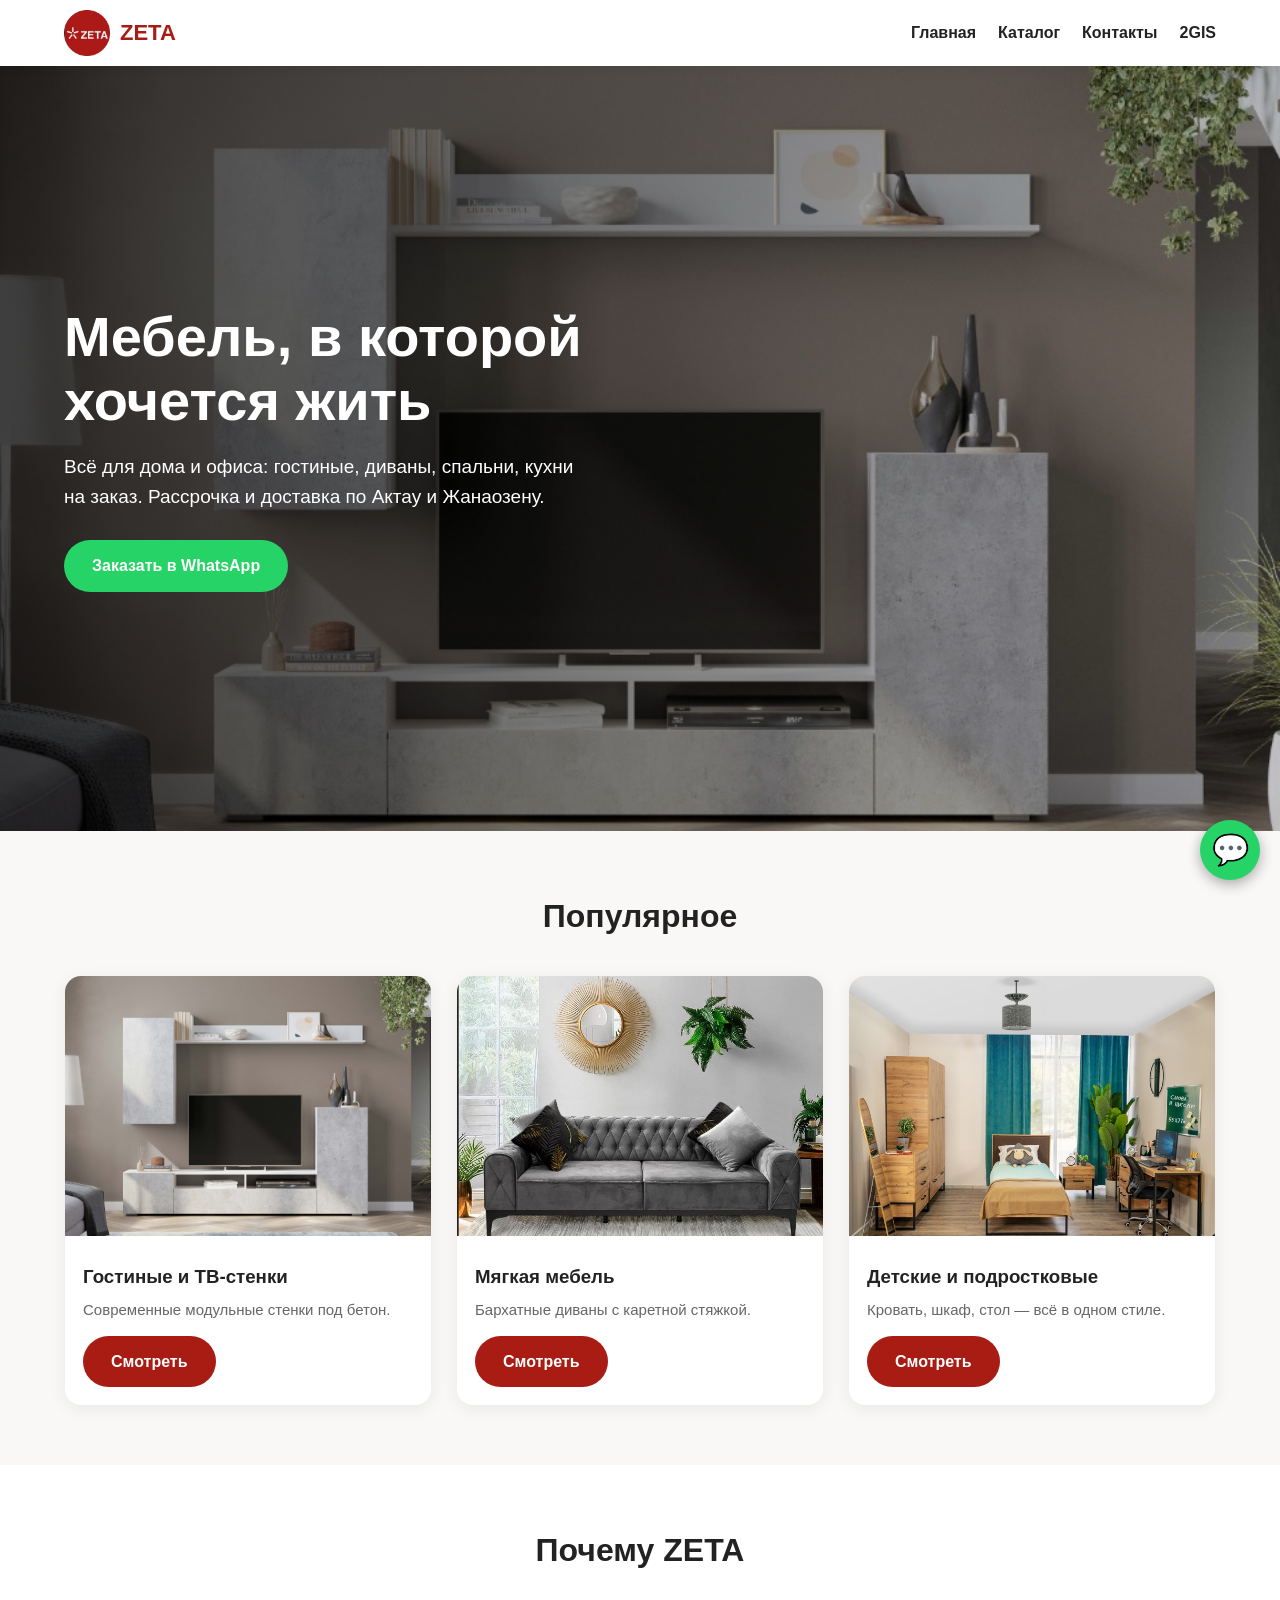
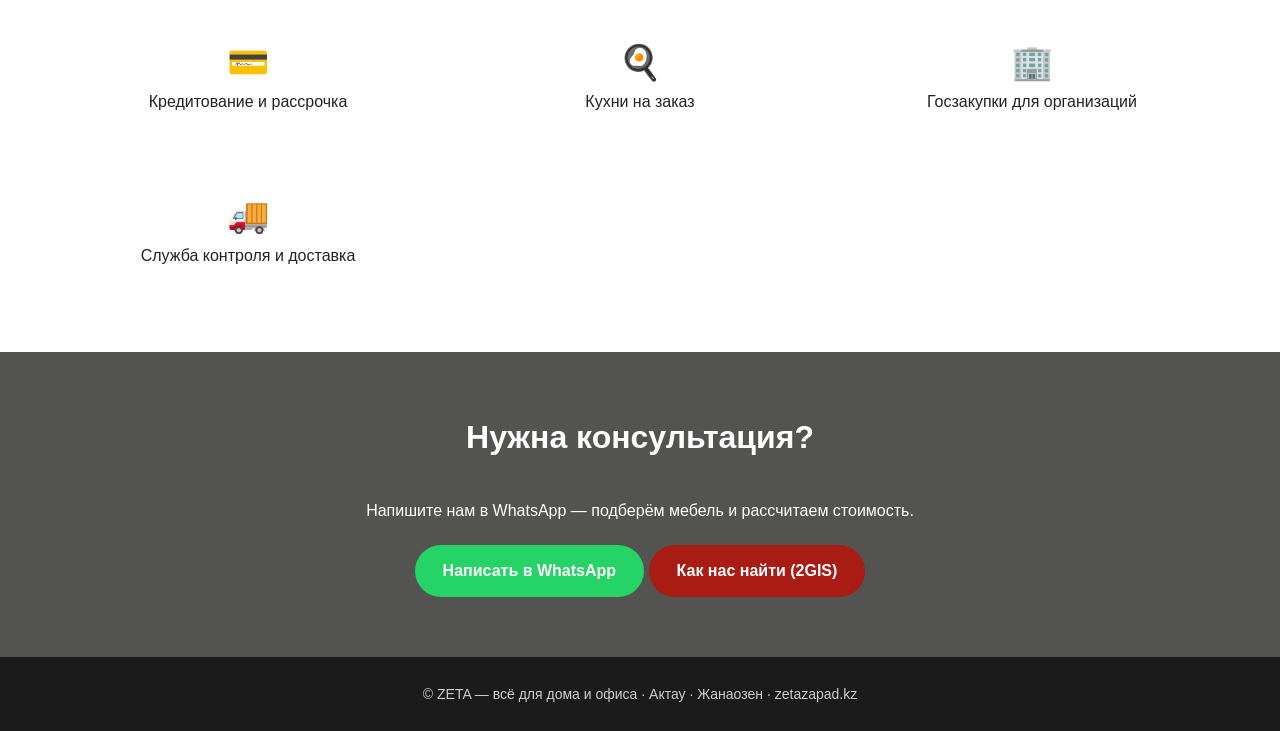
<file: index.html>
<!DOCTYPE html><html lang="ru"><head><meta charset="utf-8"><meta name="viewport" content="width=device-width,initial-scale=1"><title>ZETA — Мебель для дома и офиса | Актау, Жанаозен</title><link rel="stylesheet" href="style.css"><link rel="icon" href="img/logo.png"></head><body><header><a class="logo" href="index.html"><img src="img/logo.png" alt="ZETA"><span>ZETA</span></a><nav><a href="index.html">Главная</a><a href="catalog.html">Каталог</a><a href="contacts.html">Контакты</a><a href="https://go.2gis.com/j8Wf7" target="_blank">2GIS</a></nav></header>
<div class="hero"><div><h1>Мебель, в которой хочется жить</h1><p>Всё для дома и офиса: гостиные, диваны, спальни, кухни на заказ. Рассрочка и доставка по Актау и Жанаозену.</p><a class="btn" target="_blank" href="https://wa.me/77479122490?text=%D0%97%D0%B4%D1%80%D0%B0%D0%B2%D1%81%D1%82%D0%B2%D1%83%D0%B9%D1%82%D0%B5%21%20%D0%A5%D0%BE%D1%87%D1%83%20%D0%B7%D0%B0%D0%BA%D0%B0%D0%B7%D0%B0%D1%82%D1%8C%20%D0%BC%D0%B5%D0%B1%D0%B5%D0%BB%D1%8C">Заказать в WhatsApp</a></div></div>
<section><h2>Популярное</h2><div class="grid">
<div class="card"><img src="img/tv.jpg" alt="ТВ-стенка"><div><h3>Гостиные и ТВ-стенки</h3><p>Современные модульные стенки под бетон.</p><a class="btn red" href="catalog.html">Смотреть</a></div></div>
<div class="card"><img src="img/sofa.jpg" alt="Диван"><div><h3>Мягкая мебель</h3><p>Бархатные диваны с каретной стяжкой.</p><a class="btn red" href="catalog.html">Смотреть</a></div></div>
<div class="card"><img src="img/room.jpg" alt="Детская"><div><h3>Детские и подростковые</h3><p>Кровать, шкаф, стол — всё в одном стиле.</p><a class="btn red" href="catalog.html">Смотреть</a></div></div></div></section>
<section style="background:#fff"><h2>Почему ZETA</h2><div class="grid"><div class="feat"><b>💳</b>Кредитование и рассрочка</div><div class="feat"><b>🍳</b>Кухни на заказ</div><div class="feat"><b>🏢</b>Госзакупки для организаций</div><div class="feat"><b>🚚</b>Служба контроля и доставка</div></div></section>
<section class="band"><h2>Нужна консультация?</h2><p>Напишите нам в WhatsApp — подберём мебель и рассчитаем стоимость.</p><a class="btn" target="_blank" href="https://wa.me/77479122490?text=%D0%97%D0%B4%D1%80%D0%B0%D0%B2%D1%81%D1%82%D0%B2%D1%83%D0%B9%D1%82%D0%B5%21%20%D0%9D%D1%83%D0%B6%D0%BD%D0%B0%20%D0%BA%D0%BE%D0%BD%D1%81%D1%83%D0%BB%D1%8C%D1%82%D0%B0%D1%86%D0%B8%D1%8F">Написать в WhatsApp</a> <a class="btn red" target="_blank" href="https://go.2gis.com/j8Wf7">Как нас найти (2GIS)</a></section>
<footer>© ZETA — всё для дома и офиса · Актау · Жанаозен · <a href="https://zetazapad.kz" target="_blank">zetazapad.kz</a></footer><a class="wa" target="_blank" href="https://wa.me/77479122490" title="WhatsApp">💬</a></body></html>
</file>
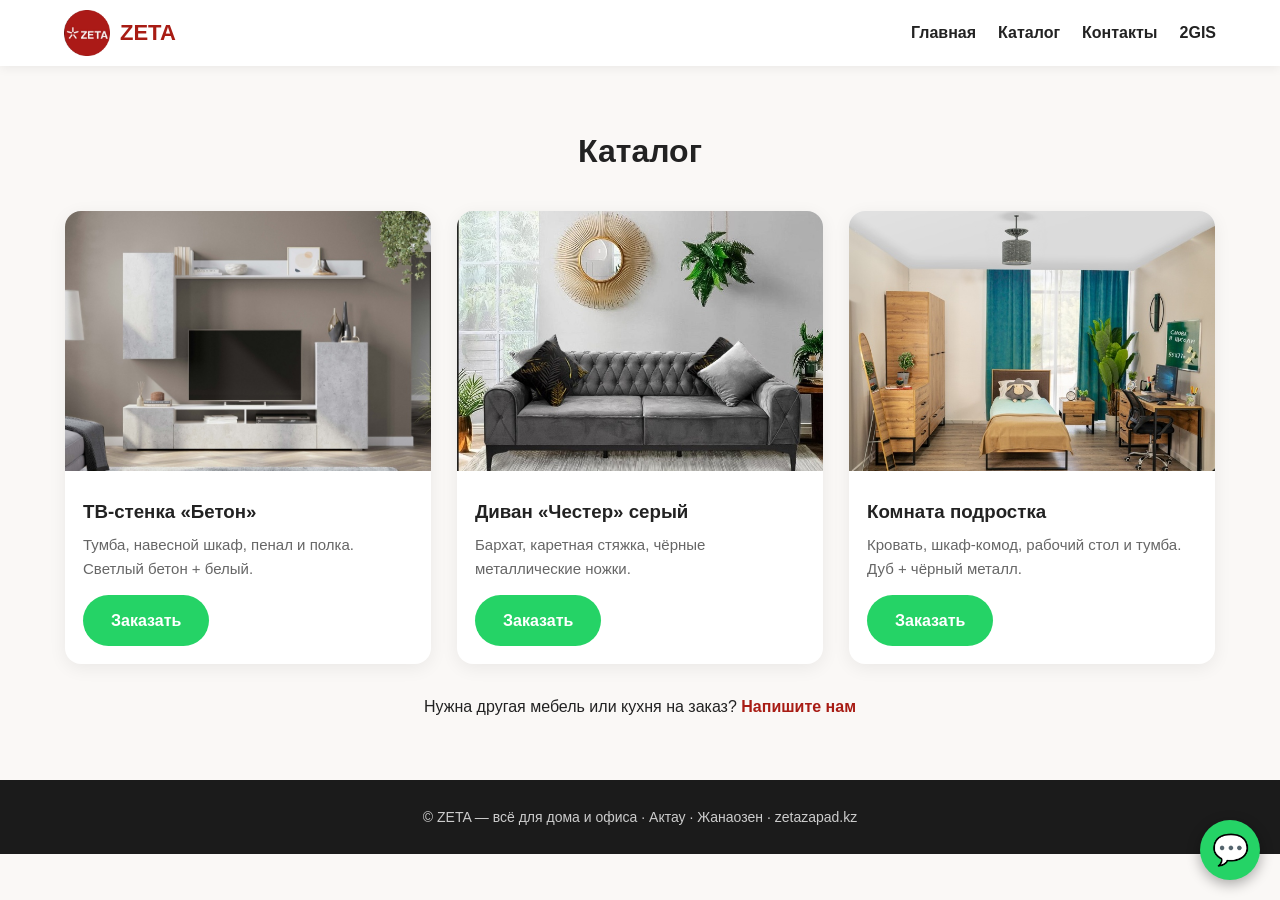
<file: catalog.html>
<!DOCTYPE html><html lang="ru"><head><meta charset="utf-8"><meta name="viewport" content="width=device-width,initial-scale=1"><title>ZETA — Мебель для дома и офиса | Актау, Жанаозен</title><link rel="stylesheet" href="style.css"><link rel="icon" href="img/logo.png"></head><body><header><a class="logo" href="index.html"><img src="img/logo.png" alt="ZETA"><span>ZETA</span></a><nav><a href="index.html">Главная</a><a href="catalog.html">Каталог</a><a href="contacts.html">Контакты</a><a href="https://go.2gis.com/j8Wf7" target="_blank">2GIS</a></nav></header>
<section><h2>Каталог</h2><div class="grid">
<div class="card"><img src="img/tv.jpg" alt=""><div><h3>ТВ-стенка «Бетон»</h3><p>Тумба, навесной шкаф, пенал и полка. Светлый бетон + белый.</p><a class="btn" target="_blank" href="https://wa.me/77479122490?text=%D0%97%D0%B4%D1%80%D0%B0%D0%B2%D1%81%D1%82%D0%B2%D1%83%D0%B9%D1%82%D0%B5%21%20%D0%A5%D0%BE%D1%87%D1%83%20%D0%B7%D0%B0%D0%BA%D0%B0%D0%B7%D0%B0%D1%82%D1%8C%20%D0%A2%D0%92-%D1%81%D1%82%D0%B5%D0%BD%D0%BA%D1%83%20%28%D0%B1%D0%B5%D1%82%D0%BE%D0%BD%29">Заказать</a></div></div>
<div class="card"><img src="img/sofa.jpg" alt=""><div><h3>Диван «Честер» серый</h3><p>Бархат, каретная стяжка, чёрные металлические ножки.</p><a class="btn" target="_blank" href="https://wa.me/77479122490?text=%D0%97%D0%B4%D1%80%D0%B0%D0%B2%D1%81%D1%82%D0%B2%D1%83%D0%B9%D1%82%D0%B5%21%20%D0%A5%D0%BE%D1%87%D1%83%20%D0%B7%D0%B0%D0%BA%D0%B0%D0%B7%D0%B0%D1%82%D1%8C%20%D0%B4%D0%B8%D0%B2%D0%B0%D0%BD%20%D1%81%D0%B5%D1%80%D1%8B%D0%B9%20%D0%B1%D0%B0%D1%80%D1%85%D0%B0%D1%82%D0%BD%D1%8B%D0%B9">Заказать</a></div></div>
<div class="card"><img src="img/room.jpg" alt=""><div><h3>Комната подростка</h3><p>Кровать, шкаф-комод, рабочий стол и тумба. Дуб + чёрный металл.</p><a class="btn" target="_blank" href="https://wa.me/77479122490?text=%D0%97%D0%B4%D1%80%D0%B0%D0%B2%D1%81%D1%82%D0%B2%D1%83%D0%B9%D1%82%D0%B5%21%20%D0%A5%D0%BE%D1%87%D1%83%20%D0%B7%D0%B0%D0%BA%D0%B0%D0%B7%D0%B0%D1%82%D1%8C%20%D0%BA%D0%BE%D0%BC%D0%BF%D0%BB%D0%B5%D0%BA%D1%82%20%D0%B4%D0%BB%D1%8F%20%D0%BA%D0%BE%D0%BC%D0%BD%D0%B0%D1%82%D1%8B%20%D0%BF%D0%BE%D0%B4%D1%80%D0%BE%D1%81%D1%82%D0%BA%D0%B0">Заказать</a></div></div>
</div><p style="text-align:center;margin-top:30px">Нужна другая мебель или кухня на заказ? <a target="_blank" style="color:#a81c14;font-weight:700" href="https://wa.me/77479122490?text=%D0%97%D0%B4%D1%80%D0%B0%D0%B2%D1%81%D1%82%D0%B2%D1%83%D0%B9%D1%82%D0%B5%21%20%D0%A5%D0%BE%D1%87%D1%83%20%D0%B7%D0%B0%D0%BA%D0%B0%D0%B7%D0%B0%D1%82%D1%8C%20%D0%BC%D0%B5%D0%B1%D0%B5%D0%BB%D1%8C%20%D0%BD%D0%B0%20%D0%B7%D0%B0%D0%BA%D0%B0%D0%B7">Напишите нам</a></p></section>
<footer>© ZETA — всё для дома и офиса · Актау · Жанаозен · <a href="https://zetazapad.kz" target="_blank">zetazapad.kz</a></footer><a class="wa" target="_blank" href="https://wa.me/77479122490" title="WhatsApp">💬</a></body></html>
</file>
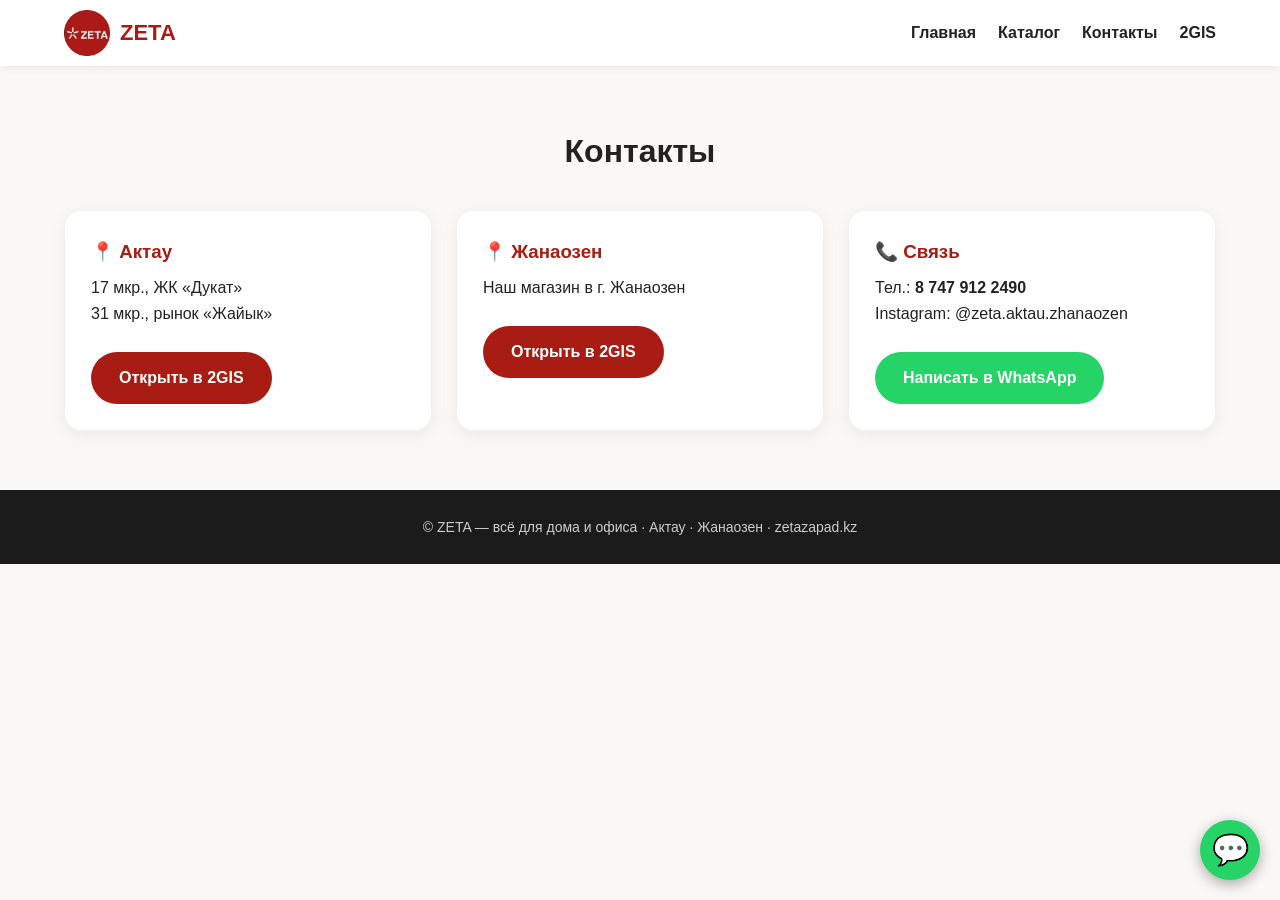
<file: contacts.html>
<!DOCTYPE html><html lang="ru"><head><meta charset="utf-8"><meta name="viewport" content="width=device-width,initial-scale=1"><title>ZETA — Мебель для дома и офиса | Актау, Жанаозен</title><link rel="stylesheet" href="style.css"><link rel="icon" href="img/logo.png"></head><body><header><a class="logo" href="index.html"><img src="img/logo.png" alt="ZETA"><span>ZETA</span></a><nav><a href="index.html">Главная</a><a href="catalog.html">Каталог</a><a href="contacts.html">Контакты</a><a href="https://go.2gis.com/j8Wf7" target="_blank">2GIS</a></nav></header>
<section><h2>Контакты</h2><div class="grid">
<div class="box"><h3>📍 Актау</h3><p>17 мкр., ЖК «Дукат»<br>31 мкр., рынок «Жайык»</p><br><a class="btn red" target="_blank" href="https://go.2gis.com/j8Wf7">Открыть в 2GIS</a></div>
<div class="box"><h3>📍 Жанаозен</h3><p>Наш магазин в г. Жанаозен</p><br><a class="btn red" target="_blank" href="https://go.2gis.com/j8Wf7">Открыть в 2GIS</a></div>
<div class="box"><h3>📞 Связь</h3><p>Тел.: <a href="tel:+77479122490"><b>8 747 912 2490</b></a><br>Instagram: <a target="_blank" href="https://instagram.com/zeta.aktau.zhanaozen">@zeta.aktau.zhanaozen</a></p><br><a class="btn" target="_blank" href="https://wa.me/77479122490?text=%D0%97%D0%B4%D1%80%D0%B0%D0%B2%D1%81%D1%82%D0%B2%D1%83%D0%B9%D1%82%D0%B5%21">Написать в WhatsApp</a></div>
</div></section>
<footer>© ZETA — всё для дома и офиса · Актау · Жанаозен · <a href="https://zetazapad.kz" target="_blank">zetazapad.kz</a></footer><a class="wa" target="_blank" href="https://wa.me/77479122490" title="WhatsApp">💬</a></body></html>
</file>
<file: style.css>
*{box-sizing:border-box;margin:0;padding:0}
body{font-family:Segoe UI,Arial,sans-serif;color:#222;background:#faf8f6;line-height:1.6}
a{text-decoration:none;color:inherit}
header{position:sticky;top:0;z-index:10;background:#fff;box-shadow:0 2px 10px #0001;display:flex;align-items:center;justify-content:space-between;padding:10px 5%}
.logo{display:flex;align-items:center;gap:10px;font-weight:800;font-size:22px;color:#a81c14}
.logo img{height:46px;width:46px}
nav a{margin-left:22px;font-weight:600}nav a:hover{color:#a81c14}
.hero{min-height:85vh;display:flex;align-items:center;padding:0 5%;color:#fff;background:linear-gradient(90deg,#000b,#0003),url(img/tv.jpg) center/cover}
.hero h1{font-size:clamp(30px,5vw,56px);max-width:650px;line-height:1.15}
.hero p{margin:18px 0 28px;font-size:19px;max-width:520px}
.btn{display:inline-block;background:#25d366;color:#fff;padding:13px 28px;border-radius:30px;font-weight:700;transition:.2s}
.btn:hover{transform:translateY(-2px);background:#1ebe5a}
.btn.red{background:#a81c14}
section{padding:60px 5%}h2{text-align:center;font-size:32px;margin-bottom:34px}
.grid{display:grid;grid-template-columns:repeat(auto-fit,minmax(280px,1fr));gap:26px;max-width:1150px;margin:auto}
.card{background:#fff;border-radius:16px;overflow:hidden;box-shadow:0 4px 18px #0001}
.card img{width:100%;height:260px;object-fit:cover}
.card div{padding:18px}.card h3{margin-bottom:6px}.card p{color:#666;margin-bottom:14px;font-size:15px}
.feat{text-align:center;padding:24px}.feat b{display:block;font-size:34px}
.band{background:linear-gradient(#000a,#000a),url(img/room.jpg) center/cover fixed;color:#fff;text-align:center}
.band p{max-width:600px;margin:0 auto 22px}
footer{background:#1b1b1b;color:#ccc;text-align:center;padding:26px 5%;font-size:14px}
.wa{position:fixed;right:20px;bottom:20px;background:#25d366;color:#fff;width:60px;height:60px;border-radius:50%;display:grid;place-items:center;font-size:30px;box-shadow:0 4px 14px #0005;z-index:20}
.box{background:#fff;border-radius:16px;padding:26px;box-shadow:0 4px 18px #0001}
.box h3{color:#a81c14;margin-bottom:8px}
@media(max-width:600px){nav a{margin-left:12px;font-size:14px}.logo span{display:none}}
</file>
